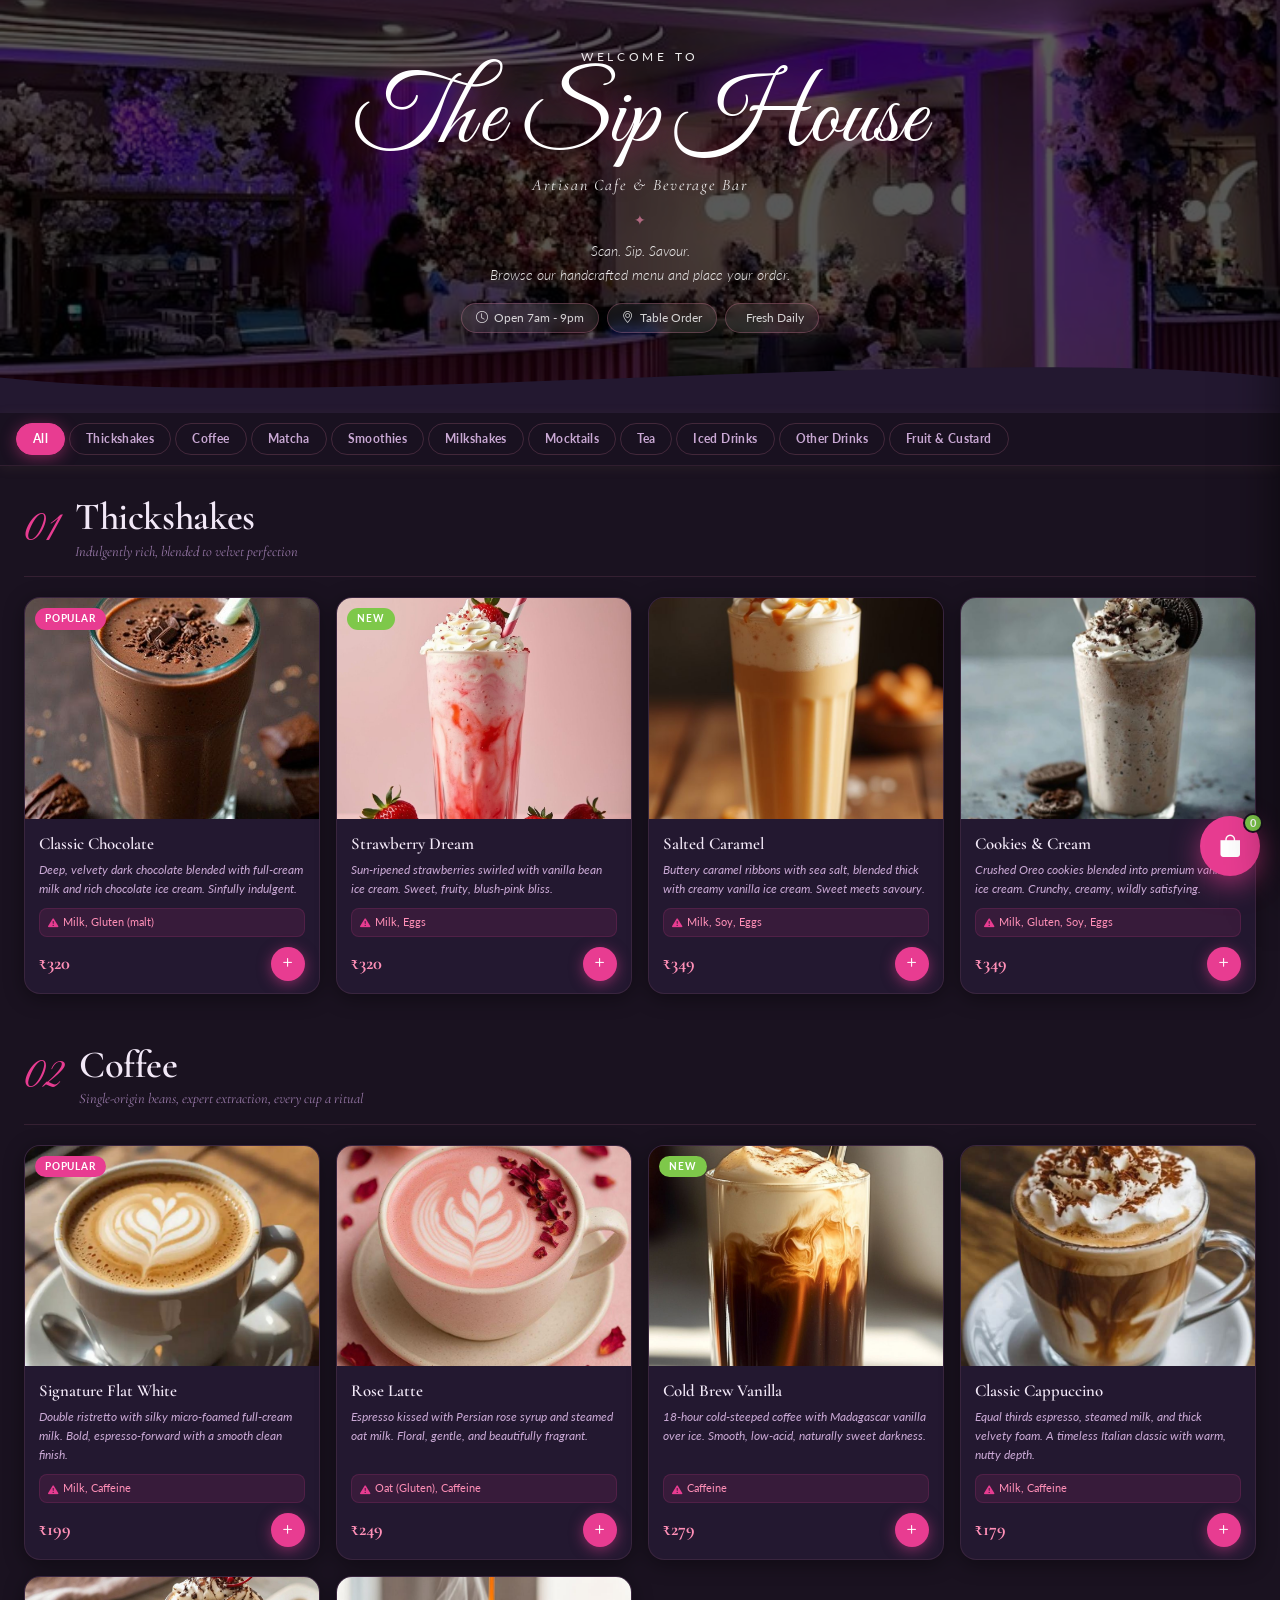
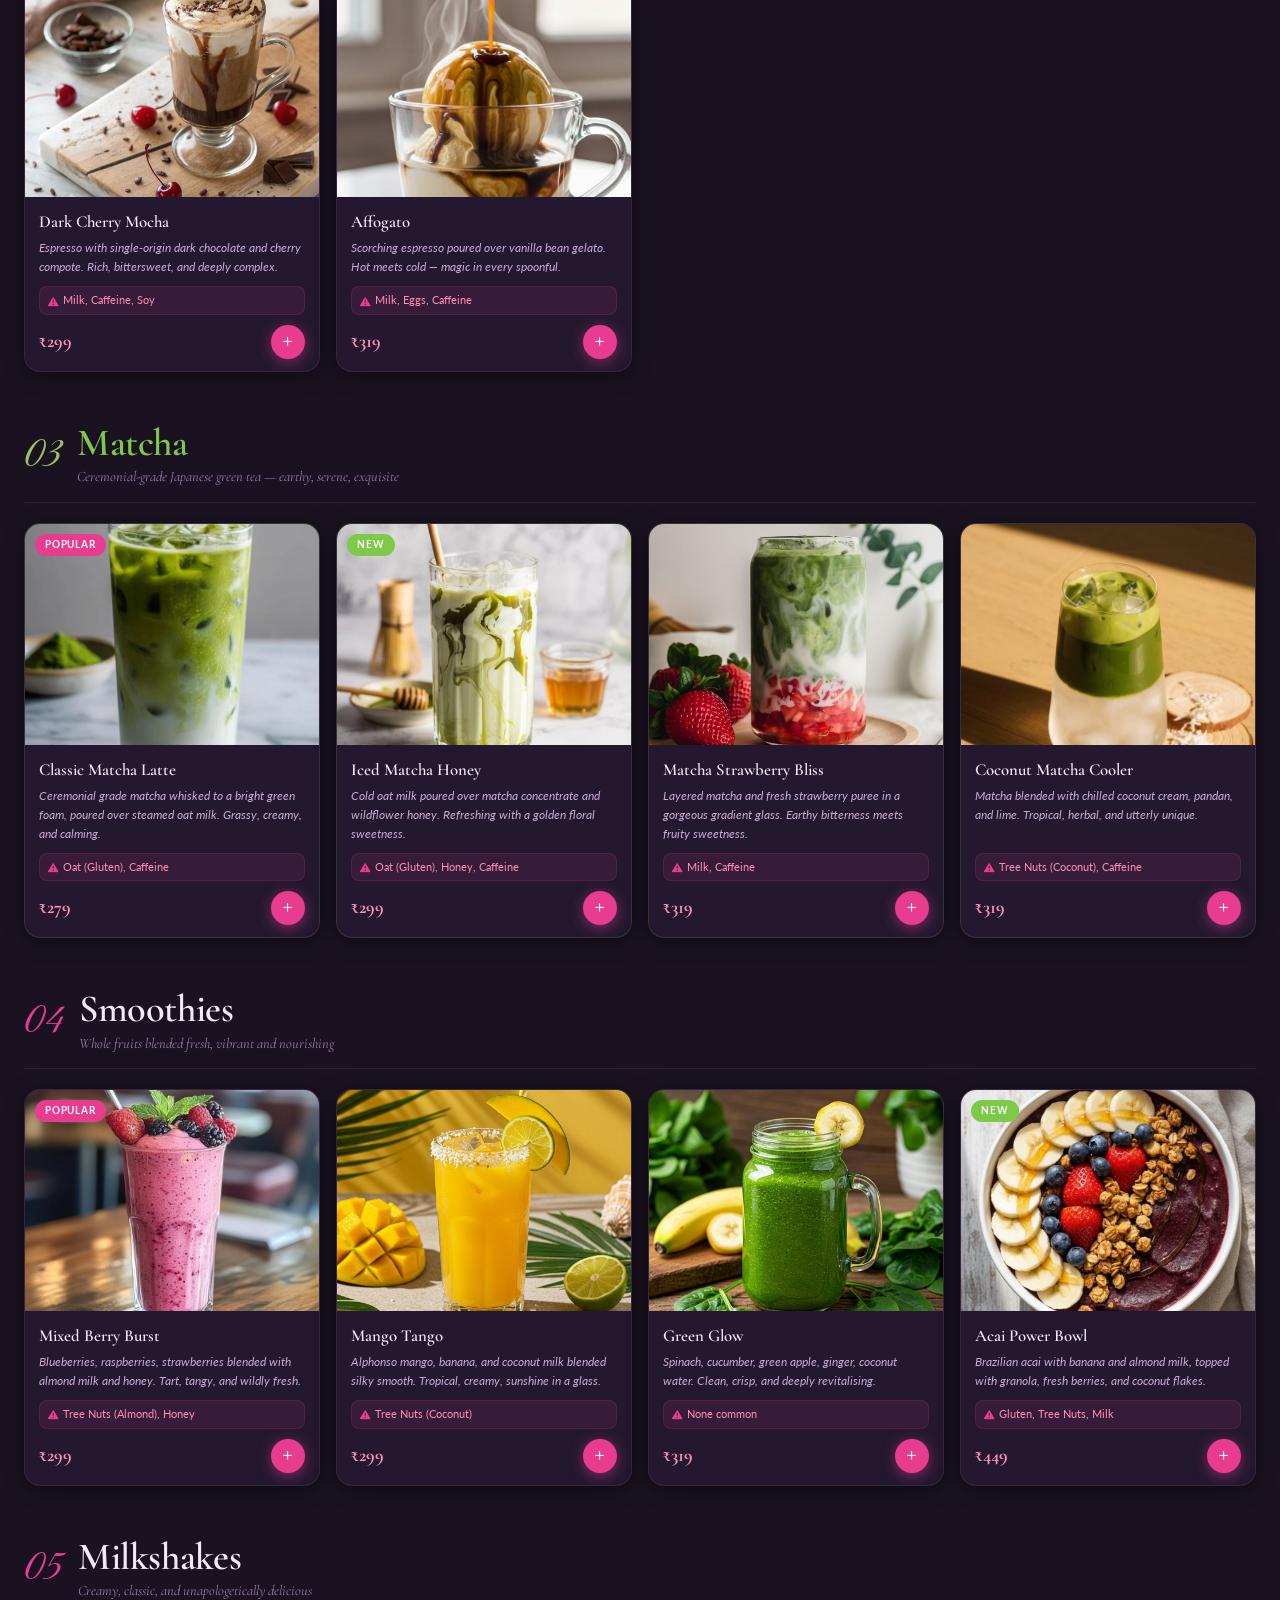
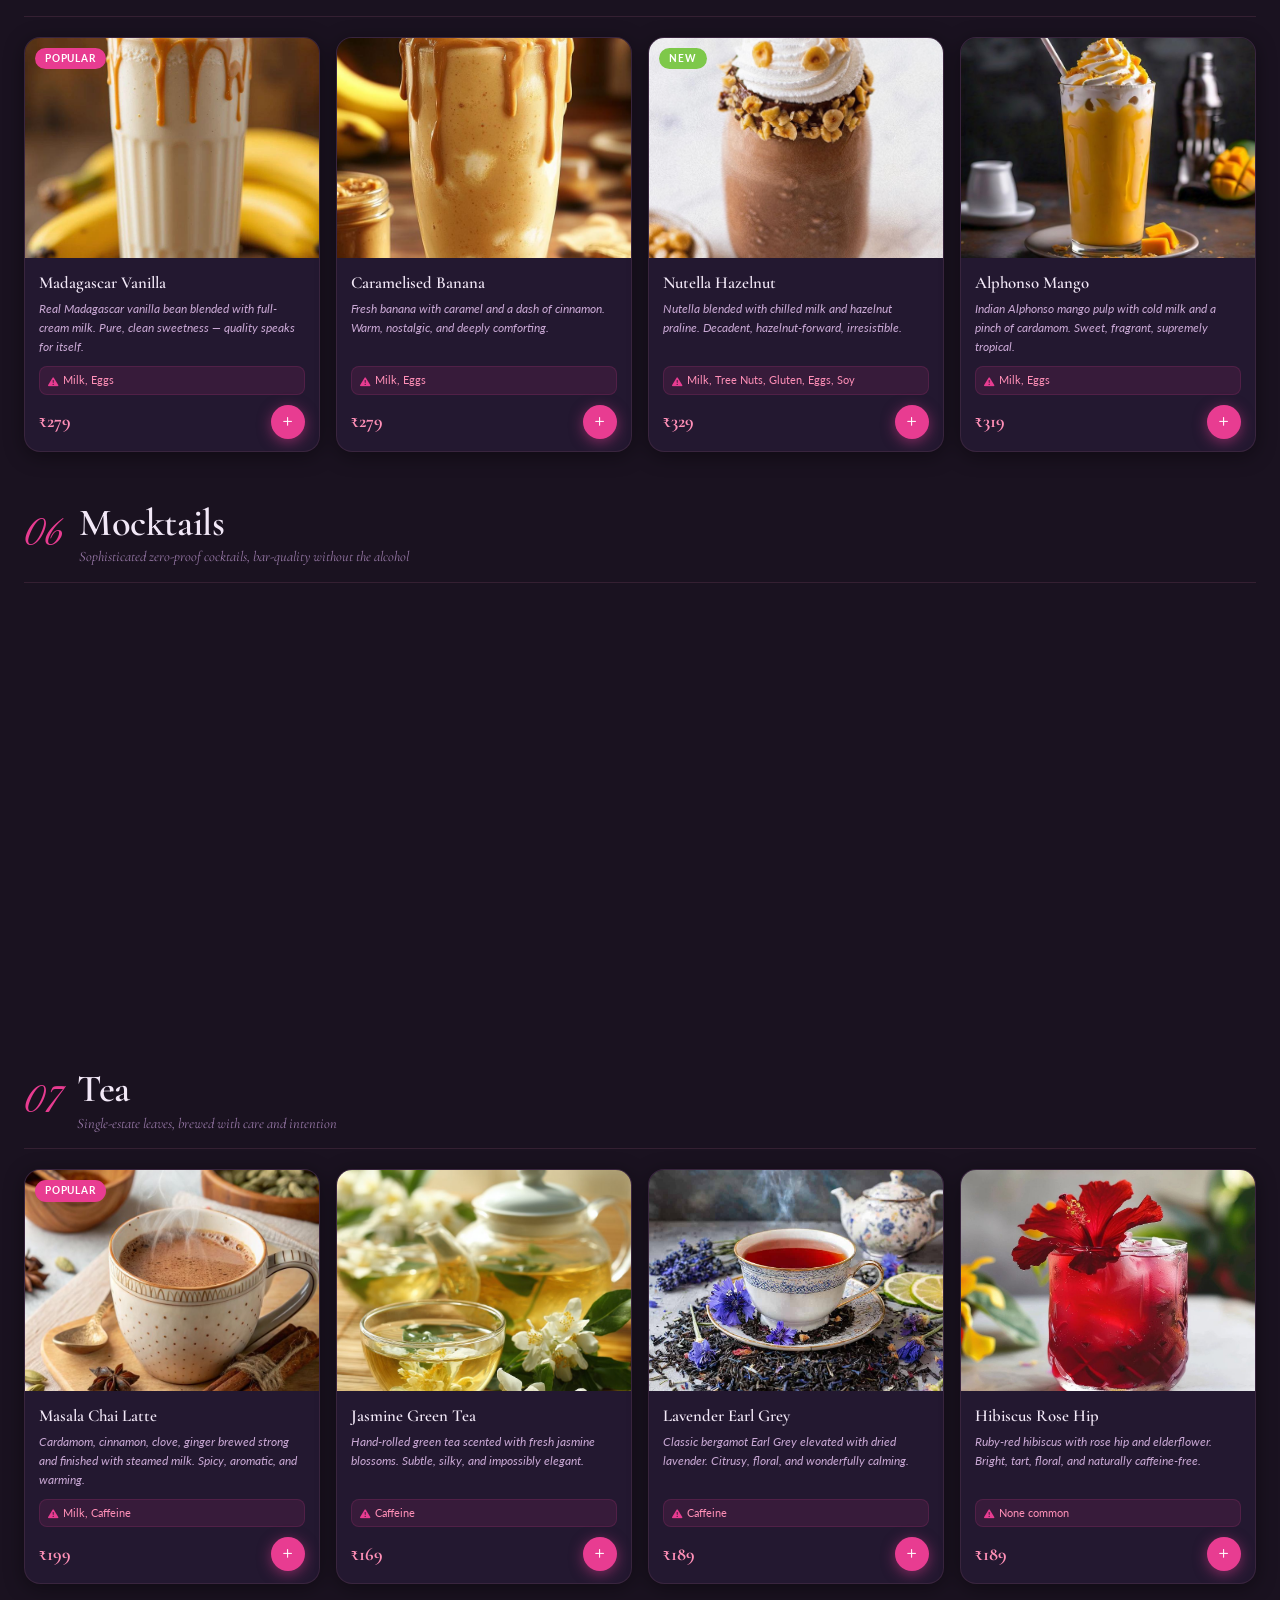
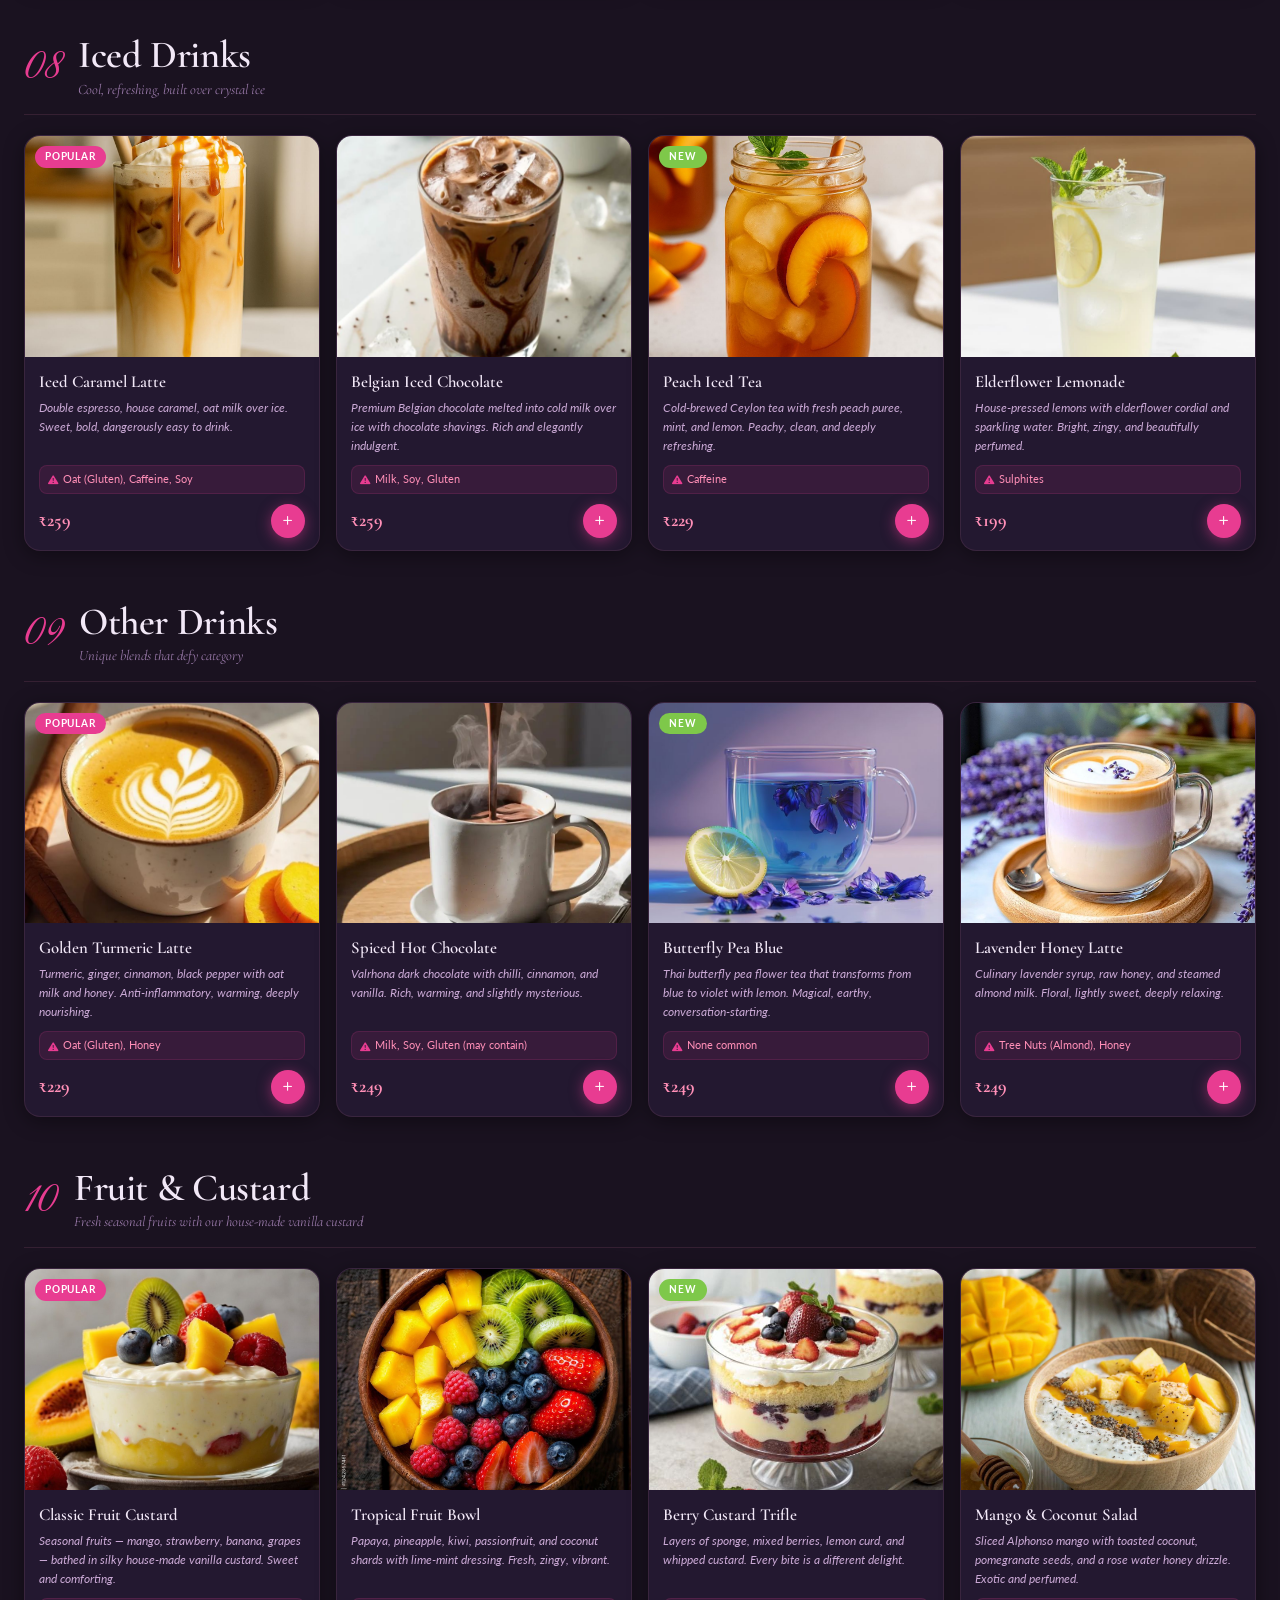
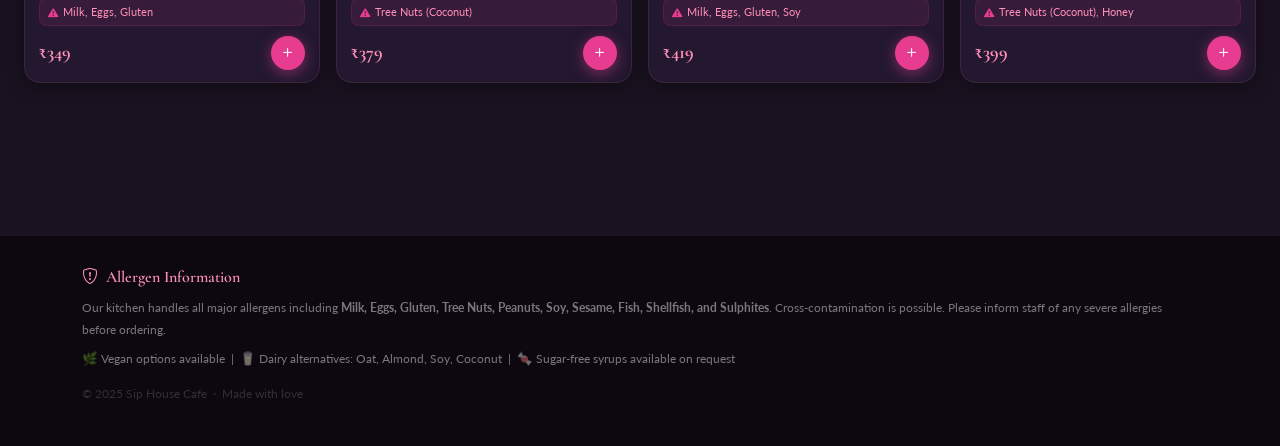
<file: siphouse/index.html>
<!DOCTYPE html>
<html lang="en">

<head>
    <meta charset="UTF-8" />
    <meta name="viewport" content="width=device-width, initial-scale=1.0" />
    <title>Sip House — Menu</title>
    <link rel="preconnect" href="https://fonts.googleapis.com" />
    <link rel="preconnect" href="https://fonts.gstatic.com" crossorigin />
    <link
        href="https://fonts.googleapis.com/css2?family=Cormorant+Garamond:ital,wght@0,300;0,400;0,600;0,700;1,300;1,400;1,600&family=Great+Vibes&family=Lato:wght@300;400;700&display=swap"
        rel="stylesheet" />
    <link href="https://cdn.jsdelivr.net/npm/bootstrap@5.3.3/dist/css/bootstrap.min.css" rel="stylesheet" />
    <link href="https://cdn.jsdelivr.net/npm/bootstrap-icons@1.11.3/font/bootstrap-icons.min.css" rel="stylesheet" />
    <link rel="stylesheet" href="style.css" />
    <link rel="icon" type="image/x-icon" href="./images/favicon.ico">
</head>

<body>

    <header class="site-header"
        style="background-image:url('images/header.jpeg'); background-size:cover; background-position:center;">

        <div class="header-bg"></div>

        <div class="header-content text-center">
            <p class="header-tagline">Welcome to</p>

            <h1 class="header-logo">The Sip House</h1>

            <p class="header-sub">Artisan Cafe &amp; Beverage Bar</p>

            <div class="header-divider"><span>✦</span></div>

            <p class="header-desc">
                Scan. Sip. Savour.<br />
                Browse our handcrafted menu and place your order.
            </p>

            <div class="header-badges d-flex justify-content-center flex-wrap gap-2 mt-3">
                <span class="hbadge"><i class="bi bi-clock"></i> Open 7am - 9pm</span>
                <span class="hbadge"><i class="bi bi-geo-alt"></i> Table Order</span>
                <span class="hbadge"><i class="bi bi-leaf"></i> Fresh Daily</span>
            </div>
        </div>

        <div class="header-wave">
            <svg viewBox="0 0 1440 80" xmlns="http://www.w3.org/2000/svg" preserveAspectRatio="none">
                <path d="M0,40 C360,80 1080,0 1440,40 L1440,80 L0,80 Z" fill="#231830" />
            </svg>
        </div>

    </header>
    <nav class="cat-nav" id="catNav">
        <div class="cat-nav-inner">
            <button class="cat-btn active" onclick="showCategory('all',this)">All</button>
            <button class="cat-btn" onclick="showCategory('thickshake',this)">Thickshakes</button>
            <button class="cat-btn" onclick="showCategory('coffee',this)">Coffee</button>
            <button class="cat-btn" onclick="showCategory('matcha',this)">Matcha</button>
            <button class="cat-btn" onclick="showCategory('smoothie',this)">Smoothies</button>
            <button class="cat-btn" onclick="showCategory('milkshake',this)">Milkshakes</button>
            <button class="cat-btn" onclick="showCategory('mocktail',this)">Mocktails</button>
            <button class="cat-btn" onclick="showCategory('tea',this)">Tea</button>
            <button class="cat-btn" onclick="showCategory('iced',this)">Iced Drinks</button>
            <button class="cat-btn" onclick="showCategory('other',this)">Other Drinks</button>
            <button class="cat-btn" onclick="showCategory('fruitsalad',this)">Fruit &amp; Custard</button>
        </div>
    </nav>

    <main class="menu-main">
        <div class="container-fluid px-3 px-md-4">

            <!-- THICKSHAKES -->
            <section class="menu-section" data-cat="thickshake" id="sec-thickshake">
                <div class="section-heading">
                    <span class="section-num">01</span>
                    <div>
                        <h2 class="section-title">Thickshakes</h2>
                        <p class="section-sub">Indulgently rich, blended to velvet perfection</p>
                    </div>
                </div>
                <div class="row g-3">
                    <div class="col-6 col-md-4 col-lg-3">
                        <div class="drink-card">
                            <div class="drink-img-wrap">
                                <img src="images/a.jpeg" alt="Classic Chocolate Thickshake" class="drink-img"
                                    loading="lazy" />
                                <span class="drink-badge badge-popular">Popular</span>
                            </div>
                            <div class="drink-body">
                                <h5 class="drink-name">Classic Chocolate</h5>
                                <p class="drink-taste">Deep, velvety dark chocolate blended with full-cream milk and
                                    rich chocolate ice cream. Sinfully indulgent.</p>
                                <div class="allergen-row"><i class="bi bi-exclamation-triangle-fill"></i><span>Milk,
                                        Gluten (malt)</span></div>
                                <div class="drink-footer"><span class="drink-price">₹320</span><button class="btn-add"
                                        onclick="addItem('Classic Chocolate Thickshake',320)"><i
                                            class="bi bi-plus"></i></button></div>
                            </div>
                        </div>
                    </div>
                    <div class="col-6 col-md-4 col-lg-3">
                        <div class="drink-card">
                            <div class="drink-img-wrap">
                                <img src="images/b.jpeg" alt="Strawberry Thickshake" class="drink-img" loading="lazy" />
                                <span class="drink-badge badge-new">New</span>
                            </div>
                            <div class="drink-body">
                                <h5 class="drink-name">Strawberry Dream</h5>
                                <p class="drink-taste">Sun-ripened strawberries swirled with vanilla bean ice cream.
                                    Sweet, fruity, blush-pink bliss.</p>
                                <div class="allergen-row"><i class="bi bi-exclamation-triangle-fill"></i><span>Milk,
                                        Eggs</span></div>
                                <div class="drink-footer"><span class="drink-price">₹320</span><button class="btn-add"
                                        onclick="addItem('Strawberry Dream Thickshake',320)"><i
                                            class="bi bi-plus"></i></button></div>
                            </div>
                        </div>
                    </div>
                    <div class="col-6 col-md-4 col-lg-3">
                        <div class="drink-card">
                            <div class="drink-img-wrap">
                                <img src="images/c.jpeg" alt="Caramel Thickshake" class="drink-img" loading="lazy" />
                            </div>
                            <div class="drink-body">
                                <h5 class="drink-name">Salted Caramel</h5>
                                <p class="drink-taste">Buttery caramel ribbons with sea salt, blended thick with creamy
                                    vanilla ice cream. Sweet meets savoury.</p>
                                <div class="allergen-row"><i class="bi bi-exclamation-triangle-fill"></i><span>Milk,
                                        Soy, Eggs</span></div>
                                <div class="drink-footer"><span class="drink-price">₹349</span><button class="btn-add"
                                        onclick="addItem('Salted Caramel Thickshake',349)"><i
                                            class="bi bi-plus"></i></button></div>
                            </div>
                        </div>
                    </div>
                    <div class="col-6 col-md-4 col-lg-3">
                        <div class="drink-card">
                            <div class="drink-img-wrap">
                                <img src="images/d.jpeg" alt="Cookies and Cream" class="drink-img" loading="lazy" />
                            </div>
                            <div class="drink-body">
                                <h5 class="drink-name">Cookies &amp; Cream</h5>
                                <p class="drink-taste">Crushed Oreo cookies blended into premium vanilla ice cream.
                                    Crunchy, creamy, wildly satisfying.</p>
                                <div class="allergen-row"><i class="bi bi-exclamation-triangle-fill"></i><span>Milk,
                                        Gluten, Soy, Eggs</span></div>
                                <div class="drink-footer"><span class="drink-price">₹349</span><button class="btn-add"
                                        onclick="addItem('Cookies & Cream Thickshake',349)"><i
                                            class="bi bi-plus"></i></button></div>
                            </div>
                        </div>
                    </div>
                </div>
            </section>

            <!-- COFFEE -->
            <section class="menu-section" data-cat="coffee" id="sec-coffee">
                <div class="section-heading">
                    <span class="section-num">02</span>
                    <div>
                        <h2 class="section-title">Coffee</h2>
                        <p class="section-sub">Single-origin beans, expert extraction, every cup a ritual</p>
                    </div>
                </div>
                <div class="row g-3">
                    <div class="col-6 col-md-4 col-lg-3">
                        <div class="drink-card">
                            <div class="drink-img-wrap">
                                <img src="images/e.jpeg" alt="Flat White" class="drink-img" loading="lazy" />
                                <span class="drink-badge badge-popular">Popular</span>
                            </div>
                            <div class="drink-body">
                                <h5 class="drink-name">Signature Flat White</h5>
                                <p class="drink-taste">Double ristretto with silky micro-foamed full-cream milk. Bold,
                                    espresso-forward with a smooth clean finish.</p>
                                <div class="allergen-row"><i class="bi bi-exclamation-triangle-fill"></i><span>Milk,
                                        Caffeine</span></div>
                                <div class="drink-footer"><span class="drink-price">₹199</span><button class="btn-add"
                                        onclick="addItem('Signature Flat White',199)"><i
                                            class="bi bi-plus"></i></button></div>
                            </div>
                        </div>
                    </div>
                    <div class="col-6 col-md-4 col-lg-3">
                        <div class="drink-card">
                            <div class="drink-img-wrap">
                                <img src="images/f.jpeg" alt="Rose Latte" class="drink-img" loading="lazy" />
                            </div>
                            <div class="drink-body">
                                <h5 class="drink-name">Rose Latte</h5>
                                <p class="drink-taste">Espresso kissed with Persian rose syrup and steamed oat milk.
                                    Floral, gentle, and beautifully fragrant.</p>
                                <div class="allergen-row"><i class="bi bi-exclamation-triangle-fill"></i><span>Oat
                                        (Gluten), Caffeine</span></div>
                                <div class="drink-footer"><span class="drink-price">₹249</span><button class="btn-add"
                                        onclick="addItem('Rose Latte',249)"><i class="bi bi-plus"></i></button></div>
                            </div>
                        </div>
                    </div>
                    <div class="col-6 col-md-4 col-lg-3">
                        <div class="drink-card">
                            <div class="drink-img-wrap">
                                <img src="images/g.jpeg" alt="Cold Brew" class="drink-img" loading="lazy" />
                                <span class="drink-badge badge-new">New</span>
                            </div>
                            <div class="drink-body">
                                <h5 class="drink-name">Cold Brew Vanilla</h5>
                                <p class="drink-taste">18-hour cold-steeped coffee with Madagascar vanilla over ice.
                                    Smooth, low-acid, naturally sweet darkness.</p>
                                <div class="allergen-row"><i
                                        class="bi bi-exclamation-triangle-fill"></i><span>Caffeine</span></div>
                                <div class="drink-footer"><span class="drink-price">₹279</span><button class="btn-add"
                                        onclick="addItem('Cold Brew Vanilla',279)"><i class="bi bi-plus"></i></button>
                                </div>
                            </div>
                        </div>
                    </div>
                    <div class="col-6 col-md-4 col-lg-3">
                        <div class="drink-card">
                            <div class="drink-img-wrap">
                                <img src="images/h.jpeg" alt="Cappuccino" class="drink-img" loading="lazy" />
                            </div>
                            <div class="drink-body">
                                <h5 class="drink-name">Classic Cappuccino</h5>
                                <p class="drink-taste">Equal thirds espresso, steamed milk, and thick velvety foam. A
                                    timeless Italian classic with warm, nutty depth.</p>
                                <div class="allergen-row"><i class="bi bi-exclamation-triangle-fill"></i><span>Milk,
                                        Caffeine</span></div>
                                <div class="drink-footer"><span class="drink-price">₹179</span><button class="btn-add"
                                        onclick="addItem('Classic Cappuccino',179)"><i class="bi bi-plus"></i></button>
                                </div>
                            </div>
                        </div>
                    </div>
                    <div class="col-6 col-md-4 col-lg-3">
                        <div class="drink-card">
                            <div class="drink-img-wrap">
                                <img src="images/i.jpeg" alt="Mocha" class="drink-img" loading="lazy" />
                            </div>
                            <div class="drink-body">
                                <h5 class="drink-name">Dark Cherry Mocha</h5>
                                <p class="drink-taste">Espresso with single-origin dark chocolate and cherry compote.
                                    Rich, bittersweet, and deeply complex.</p>
                                <div class="allergen-row"><i class="bi bi-exclamation-triangle-fill"></i><span>Milk,
                                        Caffeine, Soy</span></div>
                                <div class="drink-footer"><span class="drink-price">₹299</span><button class="btn-add"
                                        onclick="addItem('Dark Cherry Mocha',299)"><i class="bi bi-plus"></i></button>
                                </div>
                            </div>
                        </div>
                    </div>
                    <div class="col-6 col-md-4 col-lg-3">
                        <div class="drink-card">
                            <div class="drink-img-wrap">
                                <img src="images/j.jpeg" alt="Affogato" class="drink-img" loading="lazy" />
                            </div>
                            <div class="drink-body">
                                <h5 class="drink-name">Affogato</h5>
                                <p class="drink-taste">Scorching espresso poured over vanilla bean gelato. Hot meets
                                    cold — magic in every spoonful.</p>
                                <div class="allergen-row"><i class="bi bi-exclamation-triangle-fill"></i><span>Milk,
                                        Eggs, Caffeine</span></div>
                                <div class="drink-footer"><span class="drink-price">₹319</span><button class="btn-add"
                                        onclick="addItem('Affogato',319)"><i class="bi bi-plus"></i></button></div>
                            </div>
                        </div>
                    </div>
                </div>
            </section>

            <!-- MATCHA -->
            <section class="menu-section matcha-section" data-cat="matcha" id="sec-matcha">
                <div class="section-heading">
                    <span class="section-num">03</span>
                    <div>
                        <h2 class="section-title">Matcha</h2>
                        <p class="section-sub">Ceremonial-grade Japanese green tea — earthy, serene, exquisite</p>
                    </div>
                </div>
                <div class="row g-3">
                    <div class="col-6 col-md-4 col-lg-3">
                        <div class="drink-card matcha-card">
                            <div class="drink-img-wrap">
                                <img src="images/k.jpeg" alt="Matcha Latte" class="drink-img" loading="lazy" />
                                <span class="drink-badge badge-popular">Popular</span>
                            </div>
                            <div class="drink-body">
                                <h5 class="drink-name">Classic Matcha Latte</h5>
                                <p class="drink-taste">Ceremonial grade matcha whisked to a bright green foam, poured
                                    over steamed oat milk. Grassy, creamy, and calming.</p>
                                <div class="allergen-row"><i class="bi bi-exclamation-triangle-fill"></i><span>Oat
                                        (Gluten), Caffeine</span></div>
                                <div class="drink-footer"><span class="drink-price">₹279</span><button class="btn-add"
                                        onclick="addItem('Classic Matcha Latte',279)"><i
                                            class="bi bi-plus"></i></button></div>
                            </div>
                        </div>
                    </div>
                    <div class="col-6 col-md-4 col-lg-3">
                        <div class="drink-card matcha-card">
                            <div class="drink-img-wrap">
                                <img src="images/l.jpeg" alt="Iced Matcha" class="drink-img" loading="lazy" />
                                <span class="drink-badge badge-new">New</span>
                            </div>
                            <div class="drink-body">
                                <h5 class="drink-name">Iced Matcha Honey</h5>
                                <p class="drink-taste">Cold oat milk poured over matcha concentrate and wildflower
                                    honey. Refreshing with a golden floral sweetness.</p>
                                <div class="allergen-row"><i class="bi bi-exclamation-triangle-fill"></i><span>Oat
                                        (Gluten), Honey, Caffeine</span></div>
                                <div class="drink-footer"><span class="drink-price">₹299</span><button class="btn-add"
                                        onclick="addItem('Iced Matcha Honey',299)"><i class="bi bi-plus"></i></button>
                                </div>
                            </div>
                        </div>
                    </div>
                    <div class="col-6 col-md-4 col-lg-3">
                        <div class="drink-card matcha-card">
                            <div class="drink-img-wrap">
                                <img src="images/m.jpeg" alt="Matcha Strawberry" class="drink-img" loading="lazy" />
                            </div>
                            <div class="drink-body">
                                <h5 class="drink-name">Matcha Strawberry Bliss</h5>
                                <p class="drink-taste">Layered matcha and fresh strawberry puree in a gorgeous gradient
                                    glass. Earthy bitterness meets fruity sweetness.</p>
                                <div class="allergen-row"><i class="bi bi-exclamation-triangle-fill"></i><span>Milk,
                                        Caffeine</span></div>
                                <div class="drink-footer"><span class="drink-price">₹319</span><button class="btn-add"
                                        onclick="addItem('Matcha Strawberry Bliss',319)"><i
                                            class="bi bi-plus"></i></button></div>
                            </div>
                        </div>
                    </div>
                    <div class="col-6 col-md-4 col-lg-3">
                        <div class="drink-card matcha-card">
                            <div class="drink-img-wrap">
                                <img src="images/n.jpeg" alt="Coconut Matcha" class="drink-img" loading="lazy" />
                            </div>
                            <div class="drink-body">
                                <h5 class="drink-name">Coconut Matcha Cooler</h5>
                                <p class="drink-taste">Matcha blended with chilled coconut cream, pandan, and lime.
                                    Tropical, herbal, and utterly unique.</p>
                                <div class="allergen-row"><i class="bi bi-exclamation-triangle-fill"></i><span>Tree Nuts
                                        (Coconut), Caffeine</span></div>
                                <div class="drink-footer"><span class="drink-price">₹319</span><button class="btn-add"
                                        onclick="addItem('Coconut Matcha Cooler',319)"><i
                                            class="bi bi-plus"></i></button></div>
                            </div>
                        </div>
                    </div>
                </div>
            </section>

            <!-- SMOOTHIES -->
            <section class="menu-section" data-cat="smoothie" id="sec-smoothie">
                <div class="section-heading">
                    <span class="section-num">04</span>
                    <div>
                        <h2 class="section-title">Smoothies</h2>
                        <p class="section-sub">Whole fruits blended fresh, vibrant and nourishing</p>
                    </div>
                </div>
                <div class="row g-3">
                    <div class="col-6 col-md-4 col-lg-3">
                        <div class="drink-card">
                            <div class="drink-img-wrap">
                                <img src="images/o.jpeg" alt="Berry Smoothie" class="drink-img" loading="lazy" />
                                <span class="drink-badge badge-popular">Popular</span>
                            </div>
                            <div class="drink-body">
                                <h5 class="drink-name">Mixed Berry Burst</h5>
                                <p class="drink-taste">Blueberries, raspberries, strawberries blended with almond milk
                                    and honey. Tart, tangy, and wildly fresh.</p>
                                <div class="allergen-row"><i class="bi bi-exclamation-triangle-fill"></i><span>Tree Nuts
                                        (Almond), Honey</span></div>
                                <div class="drink-footer"><span class="drink-price">₹299</span><button class="btn-add"
                                        onclick="addItem('Mixed Berry Burst Smoothie',299)"><i
                                            class="bi bi-plus"></i></button></div>
                            </div>
                        </div>
                    </div>
                    <div class="col-6 col-md-4 col-lg-3">
                        <div class="drink-card">
                            <div class="drink-img-wrap">
                                <img src="images/p.jpeg" alt="Mango Smoothie" class="drink-img" loading="lazy" />
                            </div>
                            <div class="drink-body">
                                <h5 class="drink-name">Mango Tango</h5>
                                <p class="drink-taste">Alphonso mango, banana, and coconut milk blended silky smooth.
                                    Tropical, creamy, sunshine in a glass.</p>
                                <div class="allergen-row"><i class="bi bi-exclamation-triangle-fill"></i><span>Tree Nuts
                                        (Coconut)</span></div>
                                <div class="drink-footer"><span class="drink-price">₹299</span><button class="btn-add"
                                        onclick="addItem('Mango Tango Smoothie',299)"><i
                                            class="bi bi-plus"></i></button></div>
                            </div>
                        </div>
                    </div>
                    <div class="col-6 col-md-4 col-lg-3">
                        <div class="drink-card">
                            <div class="drink-img-wrap">
                                <img src="images/q.jpeg" alt="Green Smoothie" class="drink-img" loading="lazy" />
                            </div>
                            <div class="drink-body">
                                <h5 class="drink-name">Green Glow</h5>
                                <p class="drink-taste">Spinach, cucumber, green apple, ginger, coconut water. Clean,
                                    crisp, and deeply revitalising.</p>
                                <div class="allergen-row"><i class="bi bi-exclamation-triangle-fill"></i><span>None
                                        common</span></div>
                                <div class="drink-footer"><span class="drink-price">₹319</span><button class="btn-add"
                                        onclick="addItem('Green Glow Smoothie',319)"><i class="bi bi-plus"></i></button>
                                </div>
                            </div>
                        </div>
                    </div>
                    <div class="col-6 col-md-4 col-lg-3">
                        <div class="drink-card">
                            <div class="drink-img-wrap">
                                <img src="images/r.jpeg" alt="Acai Bowl" class="drink-img" loading="lazy" />
                                <span class="drink-badge badge-new">New</span>
                            </div>
                            <div class="drink-body">
                                <h5 class="drink-name">Acai Power Bowl</h5>
                                <p class="drink-taste">Brazilian acai with banana and almond milk, topped with granola,
                                    fresh berries, and coconut flakes.</p>
                                <div class="allergen-row"><i class="bi bi-exclamation-triangle-fill"></i><span>Gluten,
                                        Tree Nuts, Milk</span></div>
                                <div class="drink-footer"><span class="drink-price">₹449</span><button class="btn-add"
                                        onclick="addItem('Acai Power Bowl',449)"><i class="bi bi-plus"></i></button>
                                </div>
                            </div>
                        </div>
                    </div>
                </div>
            </section>

            <!-- MILKSHAKES -->
            <section class="menu-section" data-cat="milkshake" id="sec-milkshake">
                <div class="section-heading">
                    <span class="section-num">05</span>
                    <div>
                        <h2 class="section-title">Milkshakes</h2>
                        <p class="section-sub">Creamy, classic, and unapologetically delicious</p>
                    </div>
                </div>
                <div class="row g-3">
                    <div class="col-6 col-md-4 col-lg-3">
                        <div class="drink-card">
                            <div class="drink-img-wrap">
                                <img src="images/s.jpeg" alt="Vanilla Milkshake" class="drink-img" loading="lazy" />
                                <span class="drink-badge badge-popular">Popular</span>
                            </div>
                            <div class="drink-body">
                                <h5 class="drink-name">Madagascar Vanilla</h5>
                                <p class="drink-taste">Real Madagascar vanilla bean blended with full-cream milk. Pure,
                                    clean sweetness — quality speaks for itself.</p>
                                <div class="allergen-row"><i class="bi bi-exclamation-triangle-fill"></i><span>Milk,
                                        Eggs</span></div>
                                <div class="drink-footer"><span class="drink-price">₹279</span><button class="btn-add"
                                        onclick="addItem('Madagascar Vanilla Milkshake',279)"><i
                                            class="bi bi-plus"></i></button></div>
                            </div>
                        </div>
                    </div>
                    <div class="col-6 col-md-4 col-lg-3">
                        <div class="drink-card">
                            <div class="drink-img-wrap">
                                <img src="images/t.jpeg" alt="Banana Milkshake" class="drink-img" loading="lazy" />
                            </div>
                            <div class="drink-body">
                                <h5 class="drink-name">Caramelised Banana</h5>
                                <p class="drink-taste">Fresh banana with caramel and a dash of cinnamon. Warm,
                                    nostalgic, and deeply comforting.</p>
                                <div class="allergen-row"><i class="bi bi-exclamation-triangle-fill"></i><span>Milk,
                                        Eggs</span></div>
                                <div class="drink-footer"><span class="drink-price">₹279</span><button class="btn-add"
                                        onclick="addItem('Caramelised Banana Milkshake',279)"><i
                                            class="bi bi-plus"></i></button></div>
                            </div>
                        </div>
                    </div>
                    <div class="col-6 col-md-4 col-lg-3">
                        <div class="drink-card">
                            <div class="drink-img-wrap">
                                <img src="images/u.jpeg" alt="Nutella Milkshake" class="drink-img" loading="lazy" />
                                <span class="drink-badge badge-new">New</span>
                            </div>
                            <div class="drink-body">
                                <h5 class="drink-name">Nutella Hazelnut</h5>
                                <p class="drink-taste">Nutella blended with chilled milk and hazelnut praline. Decadent,
                                    hazelnut-forward, irresistible.</p>
                                <div class="allergen-row"><i class="bi bi-exclamation-triangle-fill"></i><span>Milk,
                                        Tree Nuts, Gluten, Eggs, Soy</span></div>
                                <div class="drink-footer"><span class="drink-price">₹329</span><button class="btn-add"
                                        onclick="addItem('Nutella Hazelnut Milkshake',329)"><i
                                            class="bi bi-plus"></i></button></div>
                            </div>
                        </div>
                    </div>
                    <div class="col-6 col-md-4 col-lg-3">
                        <div class="drink-card">
                            <div class="drink-img-wrap">
                                <img src="images/v.jpeg" alt="Mango Milkshake" class="drink-img" loading="lazy" />
                            </div>
                            <div class="drink-body">
                                <h5 class="drink-name">Alphonso Mango</h5>
                                <p class="drink-taste">Indian Alphonso mango pulp with cold milk and a pinch of
                                    cardamom. Sweet, fragrant, supremely tropical.</p>
                                <div class="allergen-row"><i class="bi bi-exclamation-triangle-fill"></i><span>Milk,
                                        Eggs</span></div>
                                <div class="drink-footer"><span class="drink-price">₹319</span><button class="btn-add"
                                        onclick="addItem('Alphonso Mango Milkshake',299)"><i
                                            class="bi bi-plus"></i></button></div>
                            </div>
                        </div>
                    </div>
                </div>
            </section>

            <!-- MOCKTAILS -->
            <section class="menu-section" data-cat="mocktail" id="sec-mocktail">
                <div class="section-heading">
                    <span class="section-num">06</span>
                    <div>
                        <h2 class="section-title">Mocktails</h2>
                        <p class="section-sub">Sophisticated zero-proof cocktails, bar-quality without the alcohol</p>
                    </div>
                </div>
                <div class="row g-3">
                    <div class="col-6 col-md-4 col-lg-3">
                        <div class="drink-card">
                            <div class="drink-img-wrap">
                                <img src="images/w.jpeg" alt="Virgin Mojito" class="drink-img" loading="lazy" />
                                <span class="drink-badge badge-popular">Popular</span>
                            </div>
                            <div class="drink-body">
                                <h5 class="drink-name">Virgin Mojito</h5>
                                <p class="drink-taste">Fresh mint muddled with lime, cane sugar, and sparkling water
                                    over crushed ice. Crisp, herbaceous, electric.</p>
                                <div class="allergen-row"><i
                                        class="bi bi-exclamation-triangle-fill"></i><span>Sulphites</span></div>
                                <div class="drink-footer"><span class="drink-price">₹249</span><button class="btn-add"
                                        onclick="addItem('Virgin Mojito',249)"><i class="bi bi-plus"></i></button></div>
                            </div>
                        </div>
                    </div>
                    <div class="col-6 col-md-4 col-lg-3">
                        <div class="drink-card">
                            <div class="drink-img-wrap">
                                <img src="images/x.jpeg" alt="Sunset Mocktail" class="drink-img" loading="lazy" />
                            </div>
                            <div class="drink-body">
                                <h5 class="drink-name">Sunset Fizz</h5>
                                <p class="drink-taste">Passion fruit, orange juice, and grenadine layered for a stunning
                                    ombre. Tropical, sweet, with a tangy finish.</p>
                                <div class="allergen-row"><i
                                        class="bi bi-exclamation-triangle-fill"></i><span>Sulphites</span></div>
                                <div class="drink-footer"><span class="drink-price">₹269</span><button class="btn-add"
                                        onclick="addItem('Sunset Fizz Mocktail',269)"><i
                                            class="bi bi-plus"></i></button></div>
                            </div>
                        </div>
                    </div>
                    <div class="col-6 col-md-4 col-lg-3">
                        <div class="drink-card">
                            <div class="drink-img-wrap">
                                <img src="images/y.jpeg" alt="Lychee Mocktail" class="drink-img" loading="lazy" />
                                <span class="drink-badge badge-new">New</span>
                            </div>
                            <div class="drink-body">
                                <h5 class="drink-name">Lychee Rose Spritz</h5>
                                <p class="drink-taste">Lychee syrup and rose water over sparkling water with cucumber
                                    ribbons. Delicate, perfumed, impossibly elegant.</p>
                                <div class="allergen-row"><i
                                        class="bi bi-exclamation-triangle-fill"></i><span>Sulphites</span></div>
                                <div class="drink-footer"><span class="drink-price">₹299</span><button class="btn-add"
                                        onclick="addItem('Lychee Rose Spritz',299)"><i class="bi bi-plus"></i></button>
                                </div>
                            </div>
                        </div>
                    </div>
                    <div class="col-6 col-md-4 col-lg-3">
                        <div class="drink-card">
                            <div class="drink-img-wrap">
                                <img src="images/z.jpeg" alt="Watermelon Mocktail" class="drink-img" loading="lazy" />
                            </div>
                            <div class="drink-body">
                                <h5 class="drink-name">Watermelon Cooler</h5>
                                <p class="drink-taste">Freshly pressed watermelon with basil simple syrup and soda.
                                    Light, summery, incredibly refreshing.</p>
                                <div class="allergen-row"><i class="bi bi-exclamation-triangle-fill"></i><span>None
                                        common</span></div>
                                <div class="drink-footer"><span class="drink-price">₹249</span><button class="btn-add"
                                        onclick="addItem('Watermelon Cooler',249)"><i class="bi bi-plus"></i></button>
                                </div>
                            </div>
                        </div>
                    </div>
                </div>
            </section>

            <!-- TEA -->
            <section class="menu-section" data-cat="tea" id="sec-tea">
                <div class="section-heading">
                    <span class="section-num">07</span>
                    <div>
                        <h2 class="section-title">Tea</h2>
                        <p class="section-sub">Single-estate leaves, brewed with care and intention</p>
                    </div>
                </div>
                <div class="row g-3">
                    <div class="col-6 col-md-4 col-lg-3">
                        <div class="drink-card">
                            <div class="drink-img-wrap">
                                <img src="images/z1.jpeg" alt="Masala Chai" class="drink-img" loading="lazy" />
                                <span class="drink-badge badge-popular">Popular</span>
                            </div>
                            <div class="drink-body">
                                <h5 class="drink-name">Masala Chai Latte</h5>
                                <p class="drink-taste">Cardamom, cinnamon, clove, ginger brewed strong and finished with
                                    steamed milk. Spicy, aromatic, and warming.</p>
                                <div class="allergen-row"><i class="bi bi-exclamation-triangle-fill"></i><span>Milk,
                                        Caffeine</span></div>
                                <div class="drink-footer"><span class="drink-price">₹199</span><button class="btn-add"
                                        onclick="addItem('Masala Chai Latte',199)"><i class="bi bi-plus"></i></button>
                                </div>
                            </div>
                        </div>
                    </div>
                    <div class="col-6 col-md-4 col-lg-3">
                        <div class="drink-card">
                            <div class="drink-img-wrap">
                                <img src="images/z2.jpeg" alt="Jasmine Tea" class="drink-img" loading="lazy" />
                            </div>
                            <div class="drink-body">
                                <h5 class="drink-name">Jasmine Green Tea</h5>
                                <p class="drink-taste">Hand-rolled green tea scented with fresh jasmine blossoms.
                                    Subtle, silky, and impossibly elegant.</p>
                                <div class="allergen-row"><i
                                        class="bi bi-exclamation-triangle-fill"></i><span>Caffeine</span></div>
                                <div class="drink-footer"><span class="drink-price">₹169</span><button class="btn-add"
                                        onclick="addItem('Jasmine Green Tea',169)"><i class="bi bi-plus"></i></button>
                                </div>
                            </div>
                        </div>
                    </div>
                    <div class="col-6 col-md-4 col-lg-3">
                        <div class="drink-card">
                            <div class="drink-img-wrap">
                                <img src="images/z3.jpeg" alt="Earl Grey" class="drink-img" loading="lazy" />
                            </div>
                            <div class="drink-body">
                                <h5 class="drink-name">Lavender Earl Grey</h5>
                                <p class="drink-taste">Classic bergamot Earl Grey elevated with dried lavender. Citrusy,
                                    floral, and wonderfully calming.</p>
                                <div class="allergen-row"><i
                                        class="bi bi-exclamation-triangle-fill"></i><span>Caffeine</span></div>
                                <div class="drink-footer"><span class="drink-price">₹189</span><button class="btn-add"
                                        onclick="addItem('Lavender Earl Grey Tea',189)"><i
                                            class="bi bi-plus"></i></button></div>
                            </div>
                        </div>
                    </div>
                    <div class="col-6 col-md-4 col-lg-3">
                        <div class="drink-card">
                            <div class="drink-img-wrap">
                                <img src="images/z4.jpeg" alt="Hibiscus Tea" class="drink-img" loading="lazy" />
                            </div>
                            <div class="drink-body">
                                <h5 class="drink-name">Hibiscus Rose Hip</h5>
                                <p class="drink-taste">Ruby-red hibiscus with rose hip and elderflower. Bright, tart,
                                    floral, and naturally caffeine-free.</p>
                                <div class="allergen-row"><i class="bi bi-exclamation-triangle-fill"></i><span>None
                                        common</span></div>
                                <div class="drink-footer"><span class="drink-price">₹189</span><button class="btn-add"
                                        onclick="addItem('Hibiscus Rose Hip Tea',189)"><i
                                            class="bi bi-plus"></i></button></div>
                            </div>
                        </div>
                    </div>
                </div>
            </section>

            <!-- ICED DRINKS -->
            <section class="menu-section" data-cat="iced" id="sec-iced">
                <div class="section-heading">
                    <span class="section-num">08</span>
                    <div>
                        <h2 class="section-title">Iced Drinks</h2>
                        <p class="section-sub">Cool, refreshing, built over crystal ice</p>
                    </div>
                </div>
                <div class="row g-3">
                    <div class="col-6 col-md-4 col-lg-3">
                        <div class="drink-card">
                            <div class="drink-img-wrap">
                                <img src="images/z5.jpeg" alt="Iced Latte" class="drink-img" loading="lazy" />
                                <span class="drink-badge badge-popular">Popular</span>
                            </div>
                            <div class="drink-body">
                                <h5 class="drink-name">Iced Caramel Latte</h5>
                                <p class="drink-taste">Double espresso, house caramel, oat milk over ice. Sweet, bold,
                                    dangerously easy to drink.</p>
                                <div class="allergen-row"><i class="bi bi-exclamation-triangle-fill"></i><span>Oat
                                        (Gluten), Caffeine, Soy</span></div>
                                <div class="drink-footer"><span class="drink-price">₹259</span><button class="btn-add"
                                        onclick="addItem('Iced Caramel Latte',259)"><i class="bi bi-plus"></i></button>
                                </div>
                            </div>
                        </div>
                    </div>
                    <div class="col-6 col-md-4 col-lg-3">
                        <div class="drink-card">
                            <div class="drink-img-wrap">
                                <img src="images/z6.jpeg" alt="Iced Chocolate" class="drink-img" loading="lazy" />
                            </div>
                            <div class="drink-body">
                                <h5 class="drink-name">Belgian Iced Chocolate</h5>
                                <p class="drink-taste">Premium Belgian chocolate melted into cold milk over ice with
                                    chocolate shavings. Rich and elegantly indulgent.</p>
                                <div class="allergen-row"><i class="bi bi-exclamation-triangle-fill"></i><span>Milk,
                                        Soy, Gluten</span></div>
                                <div class="drink-footer"><span class="drink-price">₹259</span><button class="btn-add"
                                        onclick="addItem('Belgian Iced Chocolate',259)"><i
                                            class="bi bi-plus"></i></button></div>
                            </div>
                        </div>
                    </div>
                    <div class="col-6 col-md-4 col-lg-3">
                        <div class="drink-card">
                            <div class="drink-img-wrap">
                                <img src="images/z7.jpeg" alt="Peach Iced Tea" class="drink-img" loading="lazy" />
                                <span class="drink-badge badge-new">New</span>
                            </div>
                            <div class="drink-body">
                                <h5 class="drink-name">Peach Iced Tea</h5>
                                <p class="drink-taste">Cold-brewed Ceylon tea with fresh peach puree, mint, and lemon.
                                    Peachy, clean, and deeply refreshing.</p>
                                <div class="allergen-row"><i
                                        class="bi bi-exclamation-triangle-fill"></i><span>Caffeine</span></div>
                                <div class="drink-footer"><span class="drink-price">₹229</span><button class="btn-add"
                                        onclick="addItem('Peach Iced Tea',229)"><i class="bi bi-plus"></i></button>
                                </div>
                            </div>
                        </div>
                    </div>
                    <div class="col-6 col-md-4 col-lg-3">
                        <div class="drink-card">
                            <div class="drink-img-wrap">
                                <img src="images/z8.jpeg" alt="Lemonade" class="drink-img" loading="lazy" />
                            </div>
                            <div class="drink-body">
                                <h5 class="drink-name">Elderflower Lemonade</h5>
                                <p class="drink-taste">House-pressed lemons with elderflower cordial and sparkling
                                    water. Bright, zingy, and beautifully perfumed.</p>
                                <div class="allergen-row"><i
                                        class="bi bi-exclamation-triangle-fill"></i><span>Sulphites</span></div>
                                <div class="drink-footer"><span class="drink-price">₹199</span><button class="btn-add"
                                        onclick="addItem('Elderflower Lemonade',199)"><i
                                            class="bi bi-plus"></i></button></div>
                            </div>
                        </div>
                    </div>
                </div>
            </section>

            <!-- OTHER DRINKS -->
            <section class="menu-section" data-cat="other" id="sec-other">
                <div class="section-heading">
                    <span class="section-num">09</span>
                    <div>
                        <h2 class="section-title">Other Drinks</h2>
                        <p class="section-sub">Unique blends that defy category</p>
                    </div>
                </div>
                <div class="row g-3">
                    <div class="col-6 col-md-4 col-lg-3">
                        <div class="drink-card">
                            <div class="drink-img-wrap">
                                <img src="images/z9.jpeg" alt="Turmeric Latte" class="drink-img" loading="lazy" />
                                <span class="drink-badge badge-popular">Popular</span>
                            </div>
                            <div class="drink-body">
                                <h5 class="drink-name">Golden Turmeric Latte</h5>
                                <p class="drink-taste">Turmeric, ginger, cinnamon, black pepper with oat milk and honey.
                                    Anti-inflammatory, warming, deeply nourishing.</p>
                                <div class="allergen-row"><i class="bi bi-exclamation-triangle-fill"></i><span>Oat
                                        (Gluten), Honey</span></div>
                                <div class="drink-footer"><span class="drink-price">₹229</span><button class="btn-add"
                                        onclick="addItem('Golden Turmeric Latte',229)"><i
                                            class="bi bi-plus"></i></button></div>
                            </div>
                        </div>
                    </div>
                    <div class="col-6 col-md-4 col-lg-3">
                        <div class="drink-card">
                            <div class="drink-img-wrap">
                                <img src="images/z10.jpeg" alt="Hot Chocolate" class="drink-img" loading="lazy" />
                            </div>
                            <div class="drink-body">
                                <h5 class="drink-name">Spiced Hot Chocolate</h5>
                                <p class="drink-taste">Valrhona dark chocolate with chilli, cinnamon, and vanilla. Rich,
                                    warming, and slightly mysterious.</p>
                                <div class="allergen-row"><i class="bi bi-exclamation-triangle-fill"></i><span>Milk,
                                        Soy, Gluten (may contain)</span></div>
                                <div class="drink-footer"><span class="drink-price">₹249</span><button class="btn-add"
                                        onclick="addItem('Spiced Hot Chocolate',249)"><i
                                            class="bi bi-plus"></i></button></div>
                            </div>
                        </div>
                    </div>
                    <div class="col-6 col-md-4 col-lg-3">
                        <div class="drink-card">
                            <div class="drink-img-wrap">
                                <img src="images/z11.jpeg" alt="Butterfly Pea" class="drink-img" loading="lazy" />
                                <span class="drink-badge badge-new">New</span>
                            </div>
                            <div class="drink-body">
                                <h5 class="drink-name">Butterfly Pea Blue</h5>
                                <p class="drink-taste">Thai butterfly pea flower tea that transforms from blue to violet
                                    with lemon. Magical, earthy, conversation-starting.</p>
                                <div class="allergen-row"><i class="bi bi-exclamation-triangle-fill"></i><span>None
                                        common</span></div>
                                <div class="drink-footer"><span class="drink-price">₹249</span><button class="btn-add"
                                        onclick="addItem('Butterfly Pea Blue',249)"><i class="bi bi-plus"></i></button>
                                </div>
                            </div>
                        </div>
                    </div>
                    <div class="col-6 col-md-4 col-lg-3">
                        <div class="drink-card">
                            <div class="drink-img-wrap">
                                <img src="images/z12.jpeg" alt="Lavender Latte" class="drink-img" loading="lazy" />
                            </div>
                            <div class="drink-body">
                                <h5 class="drink-name">Lavender Honey Latte</h5>
                                <p class="drink-taste">Culinary lavender syrup, raw honey, and steamed almond milk.
                                    Floral, lightly sweet, deeply relaxing.</p>
                                <div class="allergen-row"><i class="bi bi-exclamation-triangle-fill"></i><span>Tree Nuts
                                        (Almond), Honey</span></div>
                                <div class="drink-footer"><span class="drink-price">₹249</span><button class="btn-add"
                                        onclick="addItem('Lavender Honey Latte',249)"><i
                                            class="bi bi-plus"></i></button></div>
                            </div>
                        </div>
                    </div>
                </div>
            </section>

            <!-- FRUIT CUSTARD SALAD -->
            <section class="menu-section" data-cat="fruitsalad" id="sec-fruitsalad">
                <div class="section-heading">
                    <span class="section-num">10</span>
                    <div>
                        <h2 class="section-title">Fruit &amp; Custard</h2>
                        <p class="section-sub">Fresh seasonal fruits with our house-made vanilla custard</p>
                    </div>
                </div>
                <div class="row g-3">
                    <div class="col-6 col-md-4 col-lg-3">
                        <div class="drink-card">
                            <div class="drink-img-wrap">
                                <img src="images/z13.jpeg" alt="Fruit Custard" class="drink-img" loading="lazy" />
                                <span class="drink-badge badge-popular">Popular</span>
                            </div>
                            <div class="drink-body">
                                <h5 class="drink-name">Classic Fruit Custard</h5>
                                <p class="drink-taste">Seasonal fruits — mango, strawberry, banana, grapes — bathed in
                                    silky house-made vanilla custard. Sweet and comforting.</p>
                                <div class="allergen-row"><i class="bi bi-exclamation-triangle-fill"></i><span>Milk,
                                        Eggs, Gluten</span></div>
                                <div class="drink-footer"><span class="drink-price">₹349</span><button class="btn-add"
                                        onclick="addItem('Classic Fruit Custard',349)"><i
                                            class="bi bi-plus"></i></button></div>
                            </div>
                        </div>
                    </div>
                    <div class="col-6 col-md-4 col-lg-3">
                        <div class="drink-card">
                            <div class="drink-img-wrap">
                                <img src="images/z14.jpeg" alt="Tropical Fruit Bowl" class="drink-img" loading="lazy" />
                            </div>
                            <div class="drink-body">
                                <h5 class="drink-name">Tropical Fruit Bowl</h5>
                                <p class="drink-taste">Papaya, pineapple, kiwi, passionfruit, and coconut shards with
                                    lime-mint dressing. Fresh, zingy, vibrant.</p>
                                <div class="allergen-row"><i class="bi bi-exclamation-triangle-fill"></i><span>Tree Nuts
                                        (Coconut)</span></div>
                                <div class="drink-footer"><span class="drink-price">₹379</span><button class="btn-add"
                                        onclick="addItem('Tropical Fruit Bowl',379)"><i class="bi bi-plus"></i></button>
                                </div>
                            </div>
                        </div>
                    </div>
                    <div class="col-6 col-md-4 col-lg-3">
                        <div class="drink-card">
                            <div class="drink-img-wrap">
                                <img src="images/z15.jpeg" alt="Berry Trifle" class="drink-img" loading="lazy" />
                                <span class="drink-badge badge-new">New</span>
                            </div>
                            <div class="drink-body">
                                <h5 class="drink-name">Berry Custard Trifle</h5>
                                <p class="drink-taste">Layers of sponge, mixed berries, lemon curd, and whipped custard.
                                    Every bite is a different delight.</p>
                                <div class="allergen-row"><i class="bi bi-exclamation-triangle-fill"></i><span>Milk,
                                        Eggs, Gluten, Soy</span></div>
                                <div class="drink-footer"><span class="drink-price">₹419</span><button class="btn-add"
                                        onclick="addItem('Berry Custard Trifle',419)"><i
                                            class="bi bi-plus"></i></button></div>
                            </div>
                        </div>
                    </div>
                    <div class="col-6 col-md-4 col-lg-3">
                        <div class="drink-card">
                            <div class="drink-img-wrap">
                                <img src="images/z16.jpeg" alt="Mango Coconut" class="drink-img" loading="lazy" />
                            </div>
                            <div class="drink-body">
                                <h5 class="drink-name">Mango &amp; Coconut Salad</h5>
                                <p class="drink-taste">Sliced Alphonso mango with toasted coconut, pomegranate seeds,
                                    and a rose water honey drizzle. Exotic and perfumed.</p>
                                <div class="allergen-row"><i class="bi bi-exclamation-triangle-fill"></i><span>Tree Nuts
                                        (Coconut), Honey</span></div>
                                <div class="drink-footer"><span class="drink-price">₹399</span><button class="btn-add"
                                        onclick="addItem('Mango & Coconut Salad',399)"><i
                                            class="bi bi-plus"></i></button></div>
                            </div>
                        </div>
                    </div>
                </div>
            </section>

        </div>
    </main>

    <!-- Floating Cart -->
    <div class="cart-fab" id="cartFab" onclick="openCart()">
        <i class="bi bi-bag-fill"></i>
        <span class="cart-fab-count" id="cartCount">0</span>
    </div>

    <!-- Cart Drawer -->
    <div class="cart-overlay" id="cartOverlay" onclick="closeCart()"></div>
    <div class="cart-drawer" id="cartDrawer">
        <div class="cart-header">
            <h4>Your Order</h4>
            <button class="cart-close" onclick="closeCart()"><i class="bi bi-x-lg"></i></button>
        </div>
        <div class="cart-items" id="cartItems">
            <div class="cart-empty" id="cartEmpty">
                <div class="cart-empty-icon">🛍️</div>
                <p>Your bag is empty</p>
                <small>Add something delicious!</small>
            </div>
        </div>
        <div class="cart-footer">
            <div class="cart-total-row"><span>Subtotal</span><span id="cartTotal" class="cart-total-price">₹0.00</span>
            </div>
            <p class="cart-note"><i class="bi bi-info-circle me-1"></i>Show this to staff or call us over</p>
            <button class="btn-order-now" onclick="placeOrder()"><i class="bi bi-check2-circle me-2"></i>Place
                Order</button>
        </div>
    </div>

    <!-- Order Confirmation Modal -->
    <div class="order-modal" id="orderModal">
        <div class="order-modal-card">
            <div class="order-check">✅</div>
            <h3>Order Received!</h3>
            <p>Our staff will be with you shortly.</p>
            <p class="order-ref">Order Ref: <strong id="orderRef"></strong></p>
            <button class="btn-order-now" onclick="closeOrderModal()">Perfect, Thanks!</button>
        </div>
    </div>

    <!-- Allergen Footer -->
    <footer class="allergen-footer">
        <div class="container">
            <h6 class="allergen-title"><i class="bi bi-shield-exclamation me-2"></i>Allergen Information</h6>
            <p class="allergen-text">Our kitchen handles all major allergens including <strong>Milk, Eggs, Gluten, Tree
                    Nuts, Peanuts, Soy, Sesame, Fish, Shellfish, and Sulphites</strong>. Cross-contamination is
                possible. Please inform staff of any severe allergies before ordering.</p>
            <p class="allergen-text">🌿 Vegan options available &nbsp;|&nbsp; 🥛 Dairy alternatives: Oat, Almond, Soy,
                Coconut &nbsp;|&nbsp; 🍬 Sugar-free syrups available on request</p>
            <p class="footer-copy">© 2025 Sip House Cafe &nbsp;·&nbsp; Made with love</p>
        </div>
    </footer>

    <div class="add-toast" id="addToast"></div>

    <script src="https://cdn.jsdelivr.net/npm/bootstrap@5.3.3/dist/js/bootstrap.bundle.min.js"></script>
    <script src="script.js"></script>
</body>

</html>
</file>
<file: siphouse/style.css>
/* ============================================
   SIP HOUSE CAFE — Digital Menu (Dark Theme)
   Palette: #FF8FB7 (light pink) #E83C91 (hot pink) #43334C (deep purple)
   Fonts: Great Vibes (calligraphy) + Cormorant Garamond + Lato
   ============================================ */

:root {

    /* Brand Colors */
    --coral: #E83C91;
    /* primary hot pink */
    --blush: #FF8FB7;
    /* light pink accent */
    --rose: #FF5EA8;
    /* mid pink for hover states */

    /* Dark Theme Backgrounds */
    --cream: #1A1220;
    /* deepest background — dark purple-black */
    --card-bg: #231830;
    /* card surface */
    --card-bg-2: #2C1E3A;
    /* slightly lighter card surface */
    --nav-bg: #1E1528;
    /* nav background */

    /* Text Colors */
    --dark: #F2E8F7;
    /* primary text — near white with purple tint */
    --mid: #C9A8D4;
    /* secondary text — muted purple-pink */
    --brown: #9A7AAA;
    /* tertiary text — deeper purple */

    /* Supporting */
    --sage: #7EC84A;
    /* green badge */

    /* Light backgrounds (dark variants) */
    --lb: #2E1D3E;
    --ls: #261B35;

    /* Fonts */
    --font-script: 'Great Vibes', cursive;
    --font-display: 'Cormorant Garamond', Georgia, serif;
    --font-body: 'Lato', sans-serif;

    /* Dark Shadows */
    --shadow: 0 4px 20px rgba(0, 0, 0, 0.4);
    --shadow-lg: 0 12px 40px rgba(232, 60, 145, 0.25);

    /* Layout */
    --radius: 16px;
    --transition: 0.3s cubic-bezier(.4, 0, .2, 1);
}

*,
*::before,
*::after {
    box-sizing: border-box;
    margin: 0;
    padding: 0;
}

html {
    scroll-behavior: smooth;
}

body {
    font-family: var(--font-body);
    background: var(--cream);
    color: var(--dark);
    overflow-x: hidden;
    -webkit-font-smoothing: antialiased;
}

/* ── HEADER ─────────────────────────────── */
.site-header {
    position: relative;
    min-height: 340px;
    background: linear-gradient(160deg, #0D0810 0%, #1A0F22 35%, #43334C 65%, #E83C91 88%, #FF8FB7 100%);
    display: flex;
    align-items: center;
    justify-content: center;
    overflow: hidden;
    padding: 3rem 1rem 5rem;
}

.header-bg {
    position: absolute;
    inset: 0;
    background: rgba(0, 0, 0, 0.65);
}

.header-content {
    position: relative;
    z-index: 2;
}

.header-tagline {
    font-family: var(--font-body);
    font-size: 0.78rem;
    letter-spacing: 0.3em;
    text-transform: uppercase;
    color: rgba(255, 255, 255, 0.918);
    margin-bottom: 0.25rem;
}

.header-logo {
    font-family: var(--font-script);
    font-size: clamp(3.5rem, 12vw, 6rem);
    color: #fff;
    line-height: 1;
    margin-bottom: 0.4rem;
    text-shadow: 0 4px 30px rgba(232, 60, 145, 0.5);
    animation: fadeDown 0.9s ease both;
}

@keyframes fadeDown {
    from {
        opacity: 0;
        transform: translateY(-20px);
    }

    to {
        opacity: 1;
        transform: translateY(0);
    }
}

.header-sub {
    font-family: var(--font-display);
    font-size: 1rem;
    font-style: italic;
    color: rgba(255, 255, 255, 0.918);
    letter-spacing: 0.12em;
    margin-bottom: 0.75rem;
}

.header-divider {
    font-size: 0.9rem;
    color: #FF8FB7;
    margin: 0.5rem 0;
    opacity: 0.6;
}

.header-desc {
    font-size: 0.88rem;
    font-style: italic;
    color: rgba(255, 255, 255, 0.918);
    line-height: 1.7;
    font-weight: 300;

}

.hbadge {
    background: rgba(255, 255, 255, 0.08);
    border: 1px solid rgba(255, 143, 183, 0.25);
    color: rgba(255, 255, 255, 0.8);
    border-radius: 50px;
    padding: 5px 14px;
    font-size: 0.75rem;
    font-weight: 400;
    backdrop-filter: blur(6px);
    display: inline-flex;
    align-items: center;
    gap: 6px;
}

.header-wave {
    position: absolute;
    bottom: -1px;
    left: 0;
    right: 0;
    line-height: 0;
    z-index: 3;
}

.header-wave svg {
    width: 100%;
    display: block;

}

/* ── CATEGORY NAV ────────────────────────── */
.cat-nav {
    position: sticky;
    top: 0;
    z-index: 100;
    background: rgba(26, 18, 32, 0.97);
    backdrop-filter: blur(16px);
    border-bottom: 1px solid rgba(255, 143, 183, 0.1);
    box-shadow: 0 2px 20px rgba(0, 0, 0, 0.4);
}

.cat-nav-inner {
    display: flex;
    gap: 4px;
    overflow-x: auto;
    padding: 10px 16px;
    scrollbar-width: none;
}

.cat-nav-inner::-webkit-scrollbar {
    display: none;
}

.cat-btn {
    flex-shrink: 0;
    background: transparent;
    border: 1.5px solid rgba(255, 143, 183, 0.18);
    border-radius: 50px;
    padding: 6px 16px;
    font-family: var(--font-body);
    font-size: 0.78rem;
    font-weight: 700;
    color: var(--mid);
    cursor: pointer;
    transition: var(--transition);
    white-space: nowrap;
    letter-spacing: 0.03em;
}

.cat-btn:hover {
    border-color: var(--blush);
    color: var(--blush);
}

.cat-btn.active {
    background: var(--coral);
    border-color: var(--coral);
    color: #fff;
    box-shadow: 0 3px 16px rgba(232, 60, 145, 0.45);
}

/* ── MENU MAIN ───────────────────────────── */
.menu-main {
    padding: 32px 0 80px;
}

/* ── SECTION HEADINGS ────────────────────── */
.menu-section {
    margin-bottom: 52px;
    animation: fadeUp 0.5s ease both;
}

@keyframes fadeUp {
    from {
        opacity: 0;
        transform: translateY(24px);
    }

    to {
        opacity: 1;
        transform: translateY(0);
    }
}

.section-heading {
    display: flex;
    align-items: center;
    gap: 16px;
    margin-bottom: 20px;
    padding-bottom: 14px;
    border-bottom: 1px solid rgba(255, 143, 183, 0.12);
}

.section-num {
    font-family: var(--font-script);
    font-size: 2.8rem;
    color: var(--coral);
    line-height: 1;
    flex-shrink: 0;
}

.section-title {
    font-family: var(--font-display);
    font-size: clamp(1.6rem, 4vw, 2.4rem);
    font-weight: 600;
    color: var(--dark);
    letter-spacing: -0.01em;
    line-height: 1;
    margin-bottom: 4px;
}

.section-sub {
    font-family: var(--font-display);
    font-size: 0.9rem;
    font-style: italic;
    color: var(--brown);
    margin: 0;
}

/* Matcha section special accent */
.matcha-section .section-title {
    color: #7EC84A;
}

.matcha-section .section-num {
    color: #9BC264;
}

/* ── DRINK CARDS ─────────────────────────── */
.drink-card {
    background: var(--card-bg);
    border-radius: var(--radius);
    overflow: hidden;
    box-shadow: var(--shadow);
    transition: var(--transition);
    border: 1px solid rgba(255, 143, 183, 0.1);
    height: 100%;
    display: flex;
    flex-direction: column;
}

.drink-card:hover {
    transform: translateY(-5px);
    box-shadow: var(--shadow-lg);
    border-color: rgba(232, 60, 145, 0.3);
}

.matcha-card {
    border-color: rgba(159, 199, 107, 0.15);
}

.matcha-card:hover {
    box-shadow: 0 12px 40px rgba(100, 160, 60, 0.18);
    border-color: rgba(126, 200, 74, 0.3);
}

/* Drink Image */
.drink-img-wrap {
    position: relative;
    width: 100%;
    aspect-ratio: 4/3;
    overflow: hidden;
    background: var(--card-bg-2);
}

.drink-img {
    width: 100%;
    height: 100%;
    object-fit: cover;
    display: block;
    transition: transform 0.5s ease;
}

.drink-card:hover .drink-img {
    transform: scale(1.06);
}

/* Badges */
.drink-badge {
    position: absolute;
    top: 10px;
    left: 10px;
    font-size: 0.65rem;
    font-weight: 700;
    letter-spacing: 0.08em;
    text-transform: uppercase;
    border-radius: 50px;
    padding: 3px 10px;
    z-index: 2;
}

.badge-popular {
    background: var(--coral);
    color: #fff;
}

.badge-new {
    background: var(--sage);
    color: #fff;
}

/* Card Body */
.drink-body {
    padding: 14px 14px 12px;
    flex: 1;
    display: flex;
    flex-direction: column;
}

.drink-name {
    font-family: var(--font-display);
    font-size: 1.05rem;
    font-weight: 600;
    color: var(--dark);
    line-height: 1.25;
    margin-bottom: 6px;
}

.drink-taste {
    font-size: 0.77rem;
    color: var(--mid);
    line-height: 1.55;
    flex: 1;
    margin-bottom: 10px;
    font-style: italic;
}

/* Allergen Row */
.allergen-row {
    display: flex;
    align-items: flex-start;
    gap: 5px;
    background: rgba(232, 60, 145, 0.1);
    border-radius: 8px;
    padding: 5px 8px;
    margin-bottom: 10px;
    font-size: 0.68rem;
    color: #FF8FB7;
    line-height: 1.4;
    border: 1px solid rgba(232, 60, 145, 0.15);
}

.allergen-row i {
    font-size: 0.65rem;
    flex-shrink: 0;
    margin-top: 2px;
    color: var(--coral);
}

/* Card Footer */
.drink-footer {
    display: flex;
    align-items: center;
    justify-content: space-between;
    margin-top: auto;
}

.drink-price {
    font-family: var(--font-display);
    font-size: 1.15rem;
    font-weight: 700;
    color: var(--blush);
}

.btn-add {
    width: 34px;
    height: 34px;
    border-radius: 50%;
    background: var(--coral);
    border: none;
    color: #fff;
    font-size: 1.1rem;
    display: flex;
    align-items: center;
    justify-content: center;
    cursor: pointer;
    transition: var(--transition);
    flex-shrink: 0;
    box-shadow: 0 3px 14px rgba(232, 60, 145, 0.5);
}

.btn-add:hover {
    background: var(--blush);
    transform: scale(1.12);
    box-shadow: 0 5px 20px rgba(255, 143, 183, 0.45);
}

.btn-add:active {
    transform: scale(0.95);
}

/* ── FLOATING CART FAB ───────────────────── */
.cart-fab {
    position: fixed;
    bottom: 24px;
    right: 20px;
    width: 60px;
    height: 60px;
    background: var(--coral);
    border-radius: 50%;
    display: flex;
    align-items: center;
    justify-content: center;
    font-size: 1.4rem;
    color: #fff;
    cursor: pointer;
    z-index: 500;
    box-shadow: 0 8px 28px rgba(232, 60, 145, 0.6);
    transition: var(--transition);
}

.cart-fab:hover {
    background: var(--rose);
    transform: scale(1.07);
    box-shadow: 0 10px 36px rgba(232, 60, 145, 0.7);
}

.cart-fab-count {
    position: absolute;
    top: -3px;
    right: -3px;
    background: var(--sage);
    color: #fff;
    font-size: 0.68rem;
    font-weight: 700;
    width: 20px;
    height: 20px;
    border-radius: 50%;
    display: flex;
    align-items: center;
    justify-content: center;
    border: 2px solid var(--cream);
}

/* ── CART DRAWER ─────────────────────────── */
.cart-overlay {
    position: fixed;
    inset: 0;
    background: rgba(0, 0, 0, 0.65);
    z-index: 600;
    backdrop-filter: blur(4px);
    opacity: 0;
    pointer-events: none;
    transition: opacity 0.35s ease;
}

.cart-overlay.open {
    opacity: 1;
    pointer-events: all;
}

.cart-drawer {
    position: fixed;
    bottom: 0;
    left: 0;
    right: 0;
    background: var(--card-bg);
    border-radius: 24px 24px 0 0;
    z-index: 700;
    display: flex;
    flex-direction: column;
    max-height: 85vh;
    transform: translateY(100%);
    transition: transform 0.4s cubic-bezier(.4, 0, .2, 1);
    box-shadow: 0 -10px 50px rgba(0, 0, 0, 0.6);
    border-top: 1px solid rgba(255, 143, 183, 0.12);
}

.cart-drawer.open {
    transform: translateY(0);
}

.cart-header {
    display: flex;
    align-items: center;
    justify-content: space-between;
    padding: 18px 20px 14px;
    border-bottom: 1px solid rgba(255, 143, 183, 0.1);
}

.cart-header h4 {
    font-family: var(--font-display);
    font-size: 1.4rem;
    font-weight: 600;
    color: var(--dark);
}

.cart-close {
    background: rgba(255, 143, 183, 0.1);
    border: none;
    width: 34px;
    height: 34px;
    border-radius: 50%;
    display: flex;
    align-items: center;
    justify-content: center;
    cursor: pointer;
    color: var(--mid);
    font-size: 0.9rem;
    transition: var(--transition);
}

.cart-close:hover {
    background: var(--coral);
    color: #fff;
}

.cart-items {
    flex: 1;
    overflow-y: auto;
    padding: 12px 20px;
}

.cart-empty {
    display: flex;
    flex-direction: column;
    align-items: center;
    justify-content: center;
    padding: 40px 0;
    color: var(--brown);
    opacity: 0.6;
    gap: 6px;
}

.cart-empty-icon {
    font-size: 2.5rem;
}

.cart-empty p {
    font-weight: 600;
    font-size: 0.95rem;
}

.cart-empty small {
    font-size: 0.8rem;
}

.cart-item {
    display: flex;
    align-items: center;
    gap: 10px;
    padding: 10px 0;
    border-bottom: 1px solid rgba(255, 143, 183, 0.08);
    animation: slideIn 0.25s ease;
}

@keyframes slideIn {
    from {
        opacity: 0;
        transform: translateX(16px);
    }

    to {
        opacity: 1;
        transform: translateX(0);
    }
}

.cart-item-name {
    flex: 1;
    font-size: 0.88rem;
    font-weight: 500;
    color: var(--dark);
}

.cart-item-qty {
    font-size: 0.75rem;
    color: var(--brown);
}

.cart-item-price {
    font-family: var(--font-display);
    font-size: 1rem;
    font-weight: 700;
    color: var(--blush);
}

.btn-remove {
    background: none;
    border: none;
    color: rgba(255, 255, 255, 0.2);
    cursor: pointer;
    font-size: 1rem;
    padding: 0;
    transition: color 0.2s;
    line-height: 1;
}

.btn-remove:hover {
    color: var(--coral);
}

.cart-footer {
    padding: 14px 20px 20px;
    border-top: 1px solid rgba(255, 143, 183, 0.1);
    background: var(--card-bg-2);
    border-radius: 0;
}

.cart-total-row {
    display: flex;
    justify-content: space-between;
    align-items: center;
    margin-bottom: 8px;
    font-size: 1rem;
    font-weight: 600;
    color: var(--dark);
}

.cart-total-price {
    font-family: var(--font-display);
    font-size: 1.4rem;
    color: var(--blush);
}

.cart-note {
    font-size: 0.75rem;
    color: var(--brown);
    margin-bottom: 12px;
    opacity: 0.8;
}

.btn-order-now {
    width: 100%;
    background: var(--coral);
    color: #fff;
    border: none;
    border-radius: 50px;
    padding: 14px;
    font-family: var(--font-display);
    font-size: 1.05rem;
    font-weight: 600;
    cursor: pointer;
    transition: var(--transition);
    letter-spacing: 0.03em;
    box-shadow: 0 4px 20px rgba(232, 60, 145, 0.4);
}

.btn-order-now:hover {
    background: var(--rose);
    transform: translateY(-1px);
    box-shadow: 0 8px 28px rgba(232, 60, 145, 0.55);
}

/* ── ORDER MODAL ─────────────────────────── */
.order-modal {
    position: fixed;
    inset: 0;
    background: rgba(0, 0, 0, 0.7);
    z-index: 900;
    display: flex;
    align-items: center;
    justify-content: center;
    padding: 20px;
    opacity: 0;
    pointer-events: none;
    transition: opacity 0.35s ease;
    backdrop-filter: blur(8px);
}

.order-modal.open {
    opacity: 1;
    pointer-events: all;
}

.order-modal-card {
    background: var(--card-bg);
    border: 1px solid rgba(255, 143, 183, 0.15);
    border-radius: 24px;
    padding: 40px 32px;
    text-align: center;
    max-width: 340px;
    width: 100%;
    box-shadow: 0 20px 60px rgba(0, 0, 0, 0.5), 0 0 40px rgba(232, 60, 145, 0.15);
    transform: scale(0.92);
    transition: transform 0.35s ease;
}

.order-modal.open .order-modal-card {
    transform: scale(1);
}

.order-check {
    font-size: 3.5rem;
    margin-bottom: 16px;
}

.order-modal-card h3 {
    font-family: var(--font-display);
    font-size: 1.8rem;
    color: var(--dark);
    margin-bottom: 8px;
}

.order-modal-card p {
    font-size: 0.9rem;
    color: var(--mid);
    margin-bottom: 6px;
}

.order-ref {
    font-size: 0.85rem;
    color: var(--brown);
    margin-bottom: 20px;
}

/* ── TOAST ───────────────────────────────── */
.add-toast {
    position: fixed;
    bottom: 96px;
    right: 20px;
    background: var(--card-bg-2);
    border: 1px solid rgba(255, 143, 183, 0.2);
    color: var(--dark);
    padding: 10px 18px;
    border-radius: 50px;
    font-size: 0.82rem;
    font-weight: 500;
    z-index: 800;
    opacity: 0;
    transform: translateY(12px);
    transition: all 0.35s ease;
    pointer-events: none;
    max-width: 240px;
    white-space: nowrap;
    overflow: hidden;
    text-overflow: ellipsis;
    box-shadow: 0 4px 20px rgba(0, 0, 0, 0.4);
}

.add-toast.show {
    opacity: 1;
    transform: translateY(0);
}

/* ── ALLERGEN FOOTER ─────────────────────── */
.allergen-footer {
    background: #0D0810;
    color: rgba(255, 255, 255, 0.45);
    padding: 32px 0 28px;
    margin-top: 20px;
    border-top: 1px solid rgba(255, 143, 183, 0.08);
}

.allergen-title {
    font-family: var(--font-display);
    font-size: 1rem;
    color: var(--blush);
    font-weight: 600;
    margin-bottom: 10px;
}

.allergen-text {
    font-size: 0.78rem;
    line-height: 1.7;
    margin-bottom: 8px;
}

.footer-copy {
    font-size: 0.72rem;
    opacity: 0.35;
    margin-top: 16px;
}

/* ── HIDDEN SECTIONS ─────────────────────── */
.menu-section.hidden {
    display: none;
}

/* ── RESPONSIVE ──────────────────────────── */
@media (max-width: 575px) {
    .drink-name {
        font-size: 0.92rem;
    }

    .drink-taste {
        font-size: 0.72rem;
    }

    .drink-price {
        font-size: 1rem;
    }

    .btn-add {
        width: 30px;
        height: 30px;
        font-size: 1rem;
    }

    .section-title {
        font-size: 1.4rem;
    }

    .section-num {
        font-size: 2.2rem;
    }

    .allergen-row {
        font-size: 0.63rem;
    }
}

@media (min-width: 992px) {
    .cart-drawer {
        top: 0;
        bottom: 0;
        left: auto;
        right: 0;
        width: 380px;
        border-radius: 0;
        max-height: 100vh;
        transform: translateX(100%);
    }

    .cart-drawer.open {
        transform: translateX(0);
    }
}
</file>
